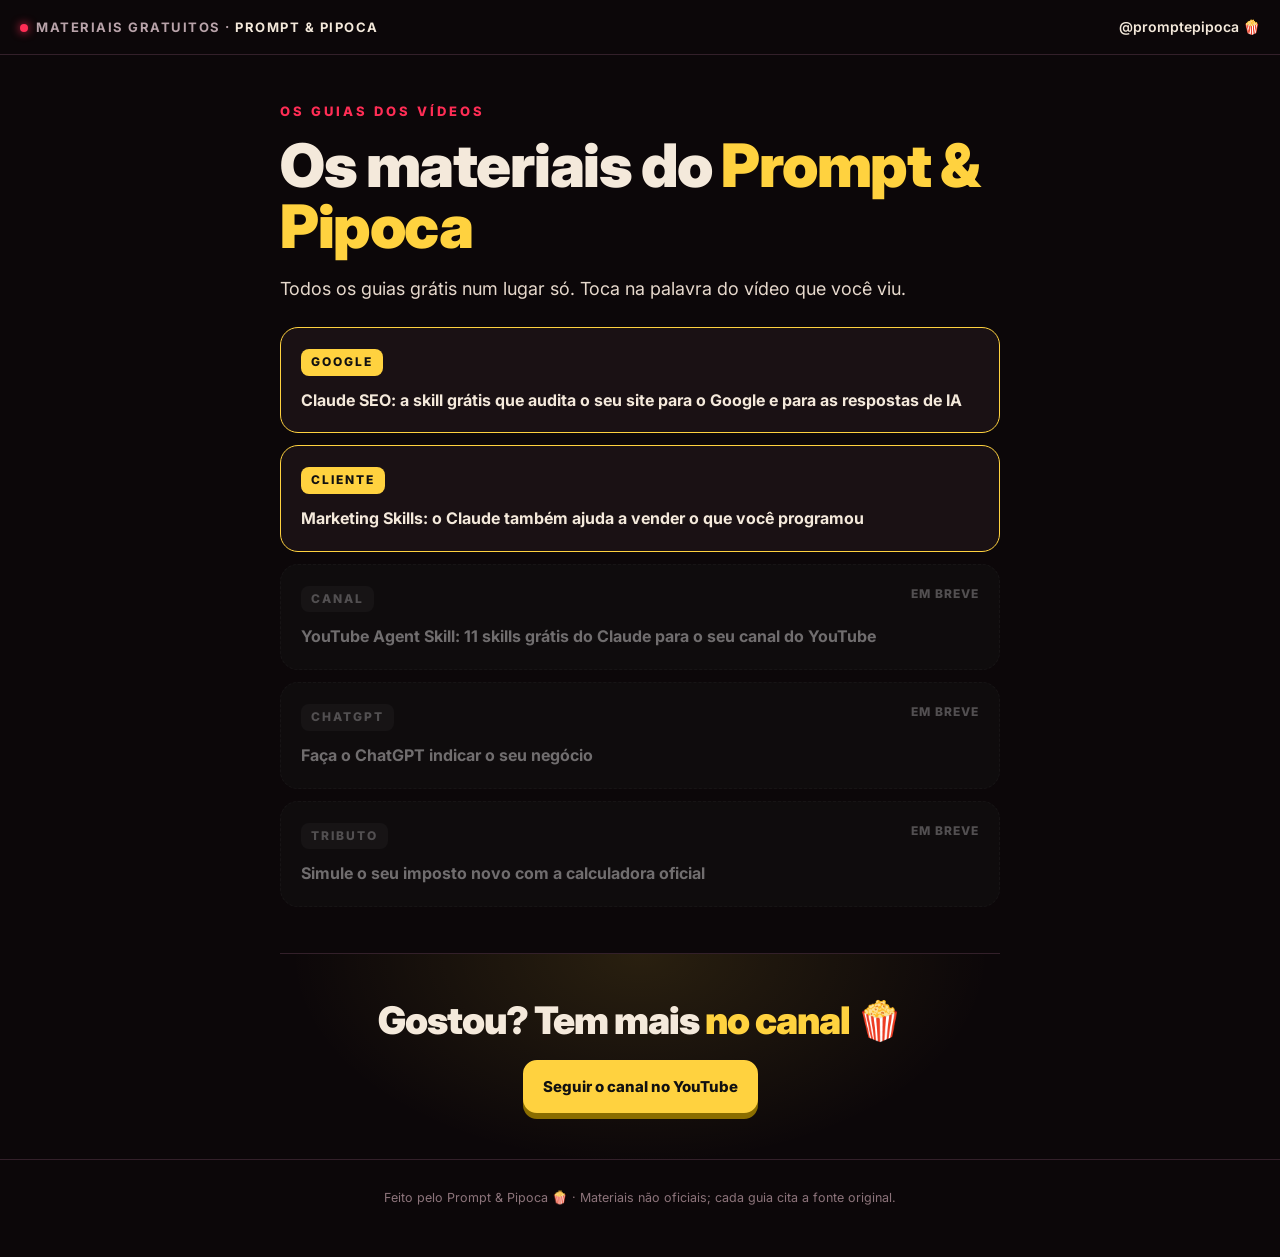
<file: index.html>
<!doctype html><html lang="pt-BR"><head><meta charset="utf-8"><meta name="viewport" content="width=device-width,initial-scale=1">
<title>Materiais · Prompt &amp; Pipoca</title>
<meta name="description" content="Todos os guias grátis dos vídeos do Prompt &amp; Pipoca, num lugar só.">
<link href="https://fonts.googleapis.com/css2?family=Inter:wght@400;600;800;900&display=swap" rel="stylesheet"><link rel="stylesheet" href="assets/pp.css">
<style>
.list{display:grid;gap:12px;margin-top:24px}
.list .card{display:block;text-decoration:none;color:inherit}
.list .card p{margin-top:2px}
.list .card.off{opacity:.45;border-style:dashed;cursor:default;filter:grayscale(1)}
.list .card.off .tag{background:var(--line);color:var(--mut)}
.soon{float:right;font-size:12px;font-weight:800;letter-spacing:1px;text-transform:uppercase;color:var(--mut)}
</style>
<script>
/* ===========================================================
   LISTA DOS GUIAS. Para liberar um guia quando o Short sair,
   troque  publicado: false  por  publicado: true  e salve.
   A ordem aqui é a ordem na página.
   =========================================================== */
const GUIAS = [
  { palavra: "GOOGLE",  pasta: "google/",  publicado: true,  titulo: "Claude SEO: a skill grátis que audita o seu site para o Google e para as respostas de IA" },
  { palavra: "CLIENTE", pasta: "cliente/", publicado: true,  titulo: "Marketing Skills: o Claude também ajuda a vender o que você programou" },
  { palavra: "CANAL",   pasta: "canal/",   publicado: false, titulo: "YouTube Agent Skill: 11 skills grátis do Claude para o seu canal do YouTube" },
  { palavra: "CHATGPT", pasta: "chatgpt/", publicado: false, titulo: "Faça o ChatGPT indicar o seu negócio" },
  { palavra: "TRIBUTO", pasta: "tributo/", publicado: false, titulo: "Simule o seu imposto novo com a calculadora oficial" },
];
</script>
</head>
<body><div class="top"><span><i class="dot"></i>Materiais gratuitos · <b>Prompt &amp; Pipoca</b></span><a href="https://www.youtube.com/@promptepipoca">@promptepipoca 🍿</a></div>
<main class="wrap"><section style="border:0"><div class="kick">Os guias dos vídeos</div><h1>Os materiais do <em>Prompt &amp; Pipoca</em></h1>
<p class="lead">Todos os guias grátis num lugar só. Toca na palavra do vídeo que você viu.</p>
<div class="list" id="lista"></div>
</section>
<section class="cta"><h2>Gostou? Tem mais <em>no canal</em> 🍿</h2><div class="btns" style="margin-top:18px"><a class="btn pri" href="https://www.youtube.com/@promptepipoca">Seguir o canal no YouTube</a></div></section>
</main><footer><div class="wrap">Feito pelo Prompt &amp; Pipoca 🍿 · Materiais não oficiais; cada guia cita a fonte original.</div></footer>
<script>
{
  const esc = s => String(s).replace(/[&<>"']/g, c => ({'&':'&amp;','<':'&lt;','>':'&gt;','"':'&quot;',"'":'&#39;'}[c]));
  document.getElementById('lista').innerHTML = GUIAS.map(g => g.publicado
    ? `<a class="card y" href="${esc(g.pasta)}"><span class="tag">${esc(g.palavra)}</span><p><b>${esc(g.titulo)}</b></p></a>`
    : `<div class="card off" aria-disabled="true"><span class="soon">Em breve</span><span class="tag">${esc(g.palavra)}</span><p><b>${esc(g.titulo)}</b></p></div>`
  ).join('');
}
</script>
</body></html>
</file>
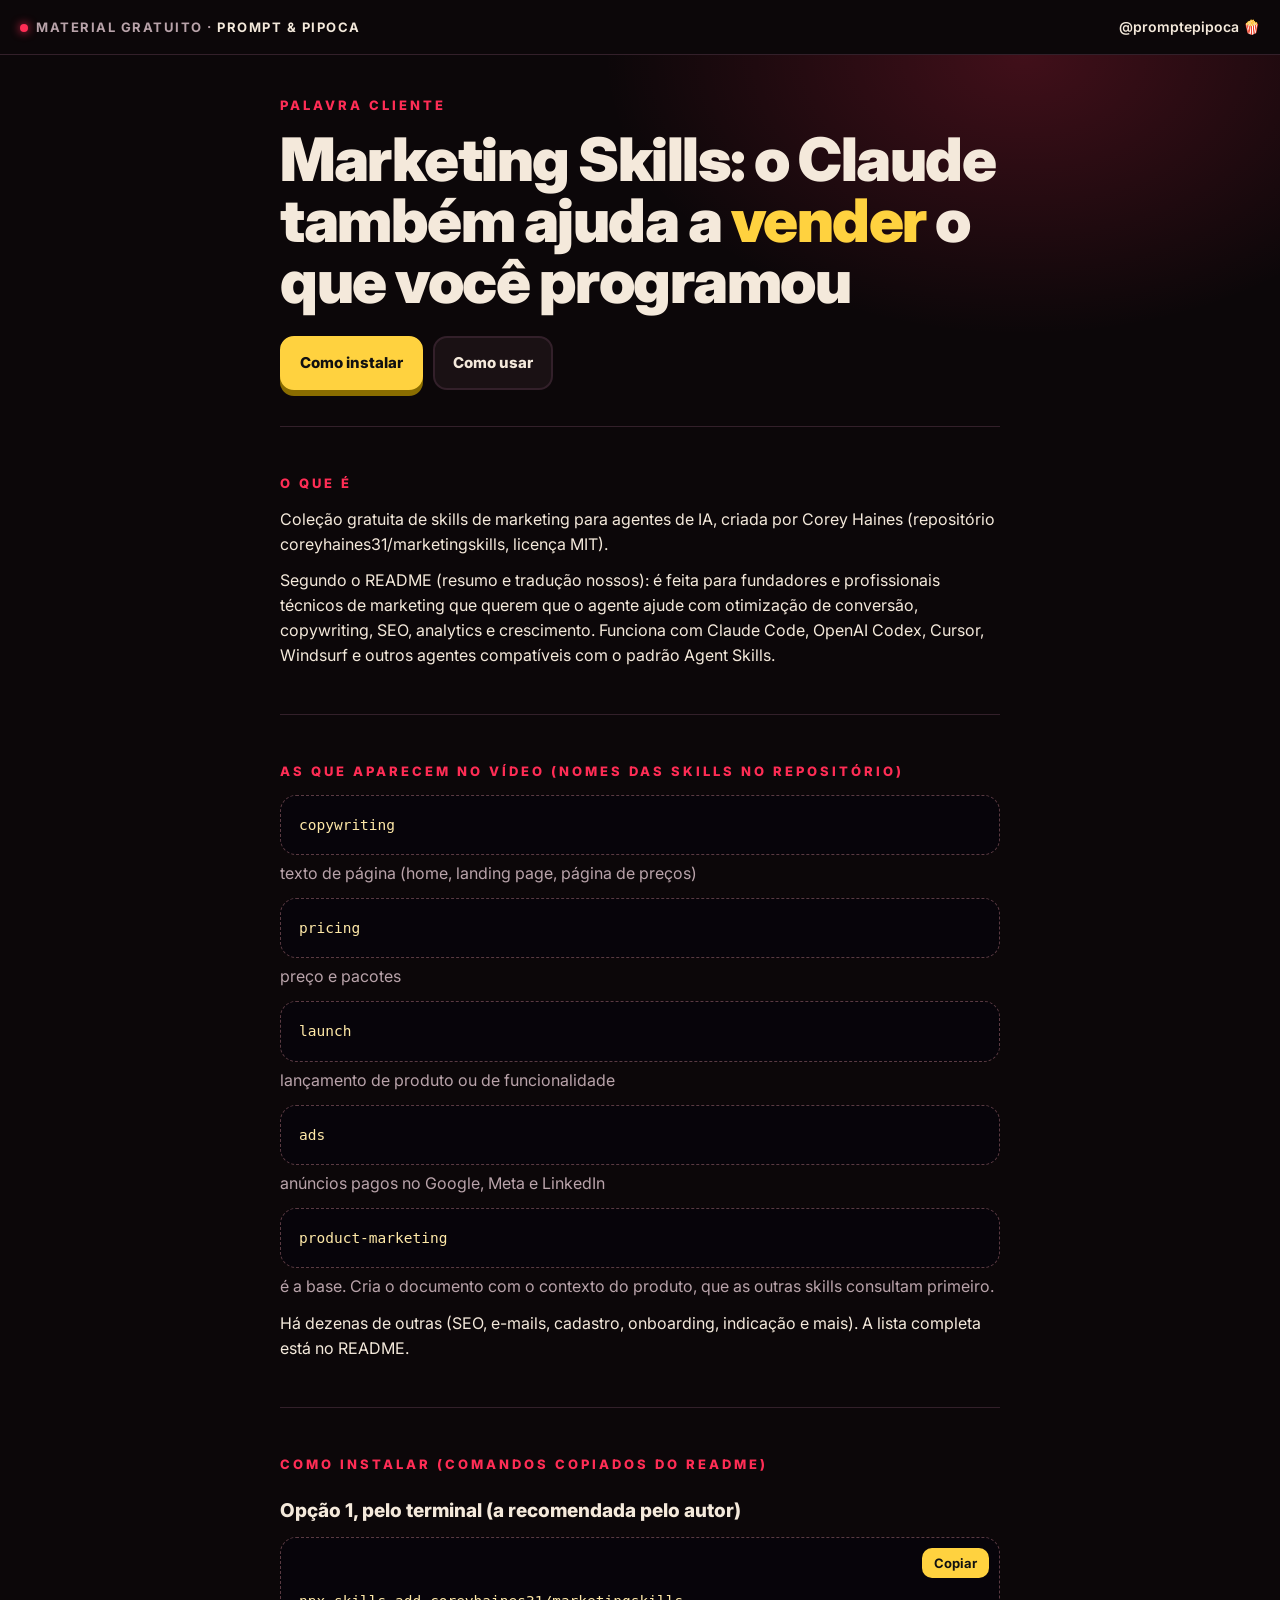
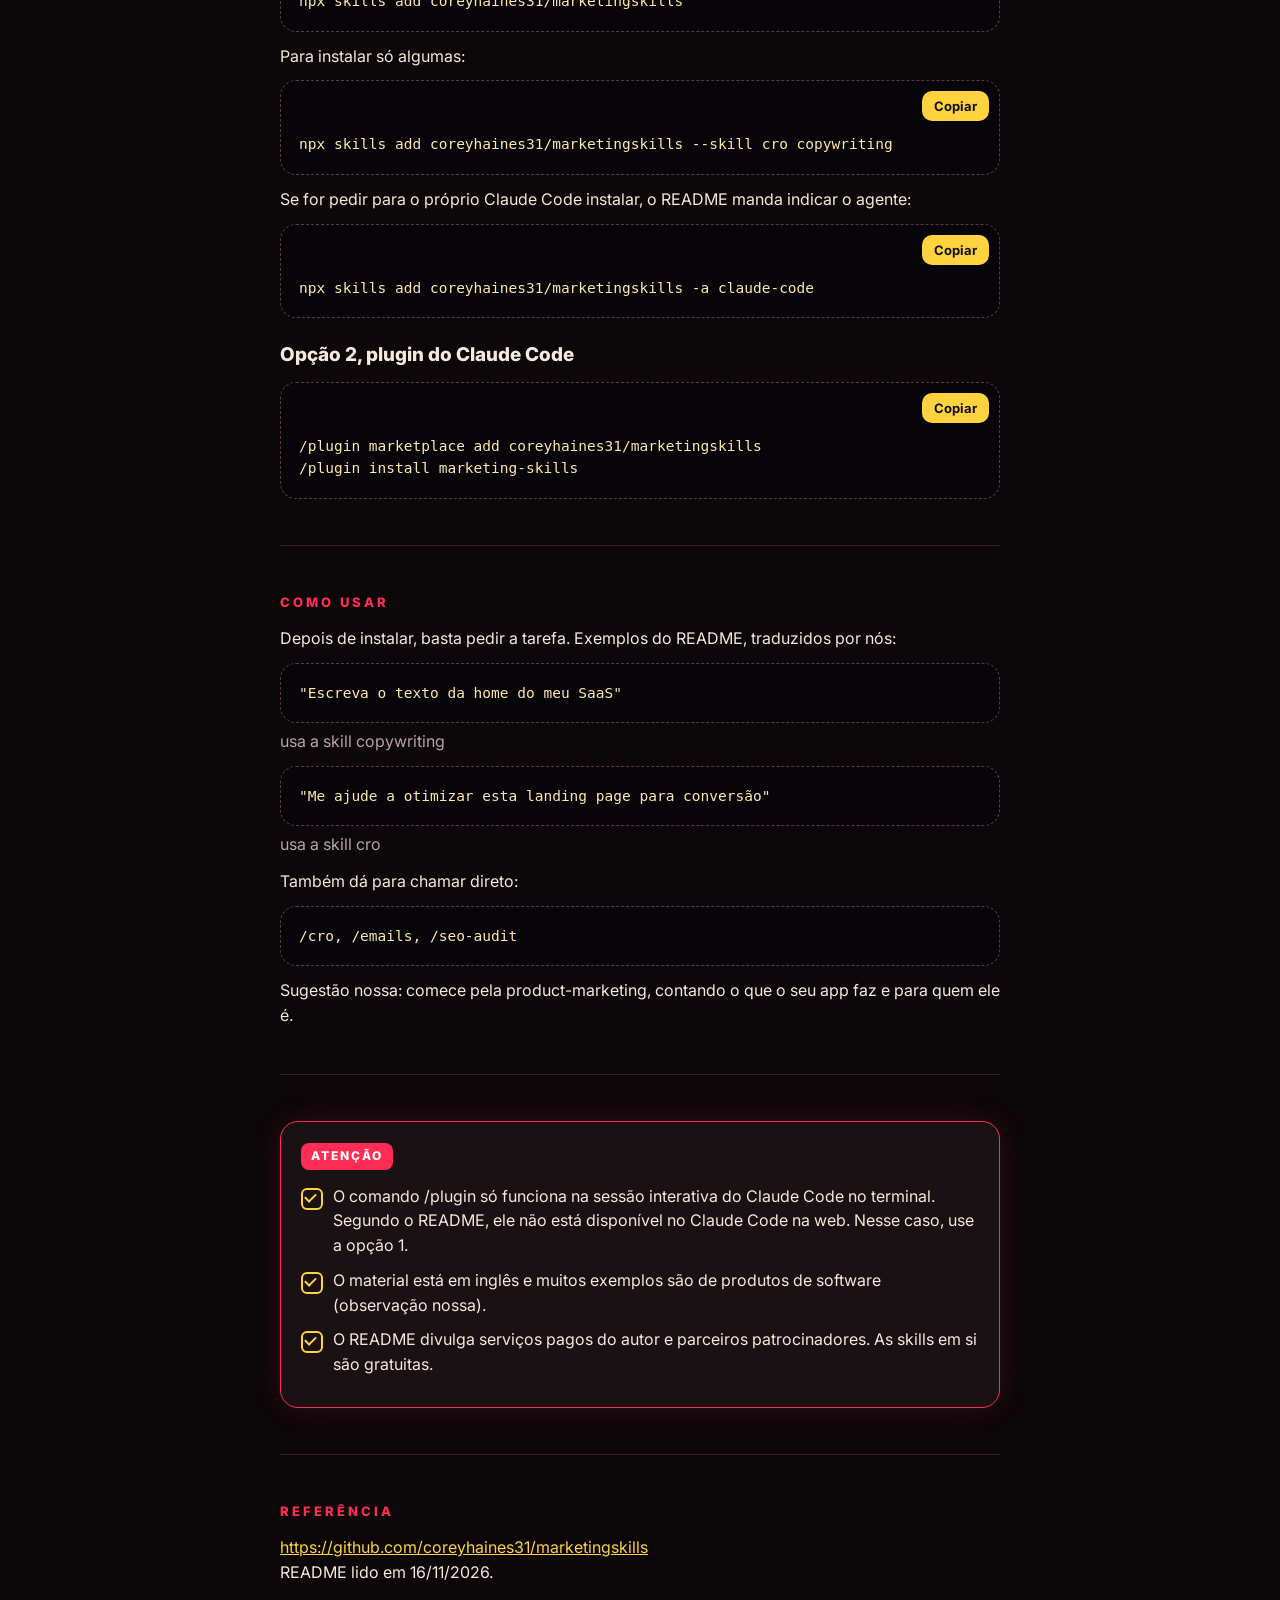
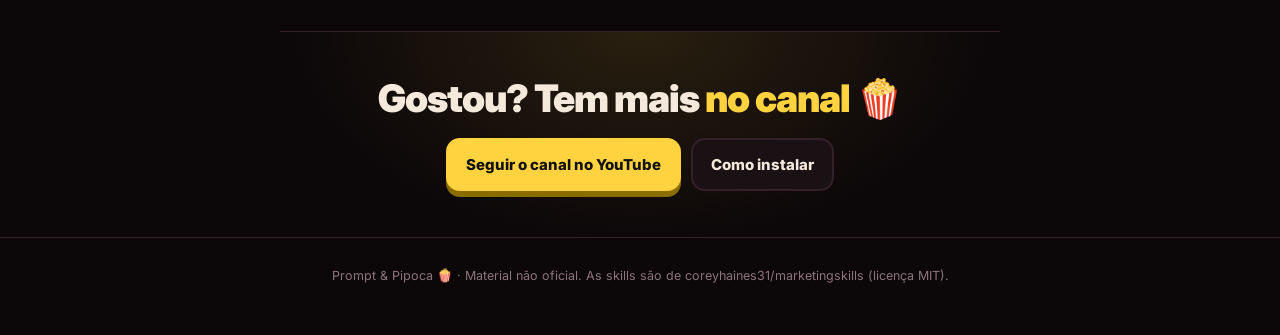
<file: cliente/index.html>
<!doctype html>
<html lang="pt-BR">
<head>
<meta charset="utf-8">
<meta name="viewport" content="width=device-width,initial-scale=1">
<title>CLIENTE · Prompt &amp; Pipoca</title>
<meta name="description" content="Marketing Skills: coleção gratuita de skills de marketing para o Claude ajudar a vender o que você programou.">
<meta name="robots" content="noindex">
<link rel="preconnect" href="https://fonts.googleapis.com"><link rel="preconnect" href="https://fonts.gstatic.com" crossorigin>
<link href="https://fonts.googleapis.com/css2?family=Inter:wght@400;500;600;700;800;900&display=swap" rel="stylesheet">
<link rel="stylesheet" href="../assets/pp.css">
<style>.code{white-space:pre-wrap}</style>
</head>
<body>
<div class="top"><span><i class="dot"></i><span class="lbl">Material gratuito · </span><b>Prompt &amp; Pipoca</b></span><a href="https://www.youtube.com/@promptepipoca">@promptepipoca 🍿</a></div>

<header class="hero"><div class="wrap">
  <div class="kick">Palavra CLIENTE</div>
  <h1>Marketing Skills: o Claude também ajuda a <em>vender</em> o que você programou</h1>
  <div class="btns">
    <a class="btn pri" href="#instalar">Como instalar</a>
    <a class="btn" href="#usar">Como usar</a>
  </div>
</div></header>

<main class="wrap">
<section>
  <div class="kick">O que é</div>
  <p>Coleção gratuita de skills de marketing para agentes de IA, criada por Corey Haines (repositório coreyhaines31/marketingskills, licença MIT).</p>
  <p>Segundo o README (resumo e tradução nossos): é feita para fundadores e profissionais técnicos de marketing que querem que o agente ajude com otimização de conversão, copywriting, SEO, analytics e crescimento. Funciona com Claude Code, OpenAI Codex, Cursor, Windsurf e outros agentes compatíveis com o padrão Agent Skills.</p>
</section>

<section>
  <div class="kick">As que aparecem no vídeo (nomes das skills no repositório)</div>
  <div class="code">copywriting</div><p class="mut" style="margin-top:6px">texto de página (home, landing page, página de preços)</p>
  <div class="code">pricing</div><p class="mut" style="margin-top:6px">preço e pacotes</p>
  <div class="code">launch</div><p class="mut" style="margin-top:6px">lançamento de produto ou de funcionalidade</p>
  <div class="code">ads</div><p class="mut" style="margin-top:6px">anúncios pagos no Google, Meta e LinkedIn</p>
  <div class="code">product-marketing</div><p class="mut" style="margin-top:6px">é a base. Cria o documento com o contexto do produto, que as outras skills consultam primeiro.</p>
  <p style="margin-top:12px">Há dezenas de outras (SEO, e-mails, cadastro, onboarding, indicação e mais). A lista completa está no README.</p>
</section>

<section id="instalar">
  <div class="kick">Como instalar (comandos copiados do README)</div>
  <h3>Opção 1, pelo terminal (a recomendada pelo autor)</h3>
  <div class="code big" id="c1"><button class="copy" data-copy="c1">Copiar</button>npx skills add coreyhaines31/marketingskills</div>
  <p style="margin-top:12px">Para instalar só algumas:</p>
  <div class="code big" id="c2"><button class="copy" data-copy="c2">Copiar</button>npx skills add coreyhaines31/marketingskills --skill cro copywriting</div>
  <p style="margin-top:12px">Se for pedir para o próprio Claude Code instalar, o README manda indicar o agente:</p>
  <div class="code big" id="c3"><button class="copy" data-copy="c3">Copiar</button>npx skills add coreyhaines31/marketingskills -a claude-code</div>
  <h3>Opção 2, plugin do Claude Code</h3>
  <div class="code big" id="c4"><button class="copy" data-copy="c4">Copiar</button>/plugin marketplace add coreyhaines31/marketingskills
/plugin install marketing-skills</div>
</section>

<section id="usar">
  <div class="kick">Como usar</div>
  <p>Depois de instalar, basta pedir a tarefa. Exemplos do README, traduzidos por nós:</p>
  <div class="code">"Escreva o texto da home do meu SaaS"</div><p class="mut" style="margin-top:6px">usa a skill copywriting</p>
  <div class="code">"Me ajude a otimizar esta landing page para conversão"</div><p class="mut" style="margin-top:6px">usa a skill cro</p>
  <p style="margin-top:12px">Também dá para chamar direto:</p>
  <div class="code">/cro, /emails, /seo-audit</div>
  <p style="margin-top:12px">Sugestão nossa: comece pela product-marketing, contando o que o seu app faz e para quem ele é.</p>
</section>

<section>
  <div class="card r"><span class="tag r">Atenção</span>
  <ul class="chk" style="margin-top:4px">
    <li>O comando /plugin só funciona na sessão interativa do Claude Code no terminal. Segundo o README, ele não está disponível no Claude Code na web. Nesse caso, use a opção 1.</li>
    <li>O material está em inglês e muitos exemplos são de produtos de software (observação nossa).</li>
    <li>O README divulga serviços pagos do autor e parceiros patrocinadores. As skills em si são gratuitas.</li>
  </ul></div>
</section>

<section>
  <div class="kick">Referência</div>
  <p><a href="https://github.com/coreyhaines31/marketingskills">https://github.com/coreyhaines31/marketingskills</a><br>README lido em 16/11/2026.</p>
</section>

<section class="cta">
  <h2>Gostou? Tem mais <em>no canal</em> 🍿</h2>
  <div class="btns" style="margin-top:18px"><a class="btn pri" href="https://www.youtube.com/@promptepipoca">Seguir o canal no YouTube</a><a class="btn" href="#instalar">Como instalar</a></div>
</section>
</main>
<footer><div class="wrap">Prompt &amp; Pipoca 🍿 · Material não oficial. As skills são de coreyhaines31/marketingskills (licença MIT).</div></footer>
<div class="toast" id="toast">Copiado ✓</div>
<script>
document.querySelectorAll('[data-copy]').forEach(b=>b.addEventListener('click',async()=>{
  const el=document.getElementById(b.dataset.copy).cloneNode(true);el.querySelector('.copy').remove();
  const txt=el.textContent.trim();
  try{await navigator.clipboard.writeText(txt)}catch(e){const t=document.createElement('textarea');t.value=txt;document.body.appendChild(t);t.select();document.execCommand('copy');t.remove()}
  const tt=document.getElementById('toast');tt.classList.add('on');setTimeout(()=>tt.classList.remove('on'),1600);
}));
</script>
</body>
</html>
</file>
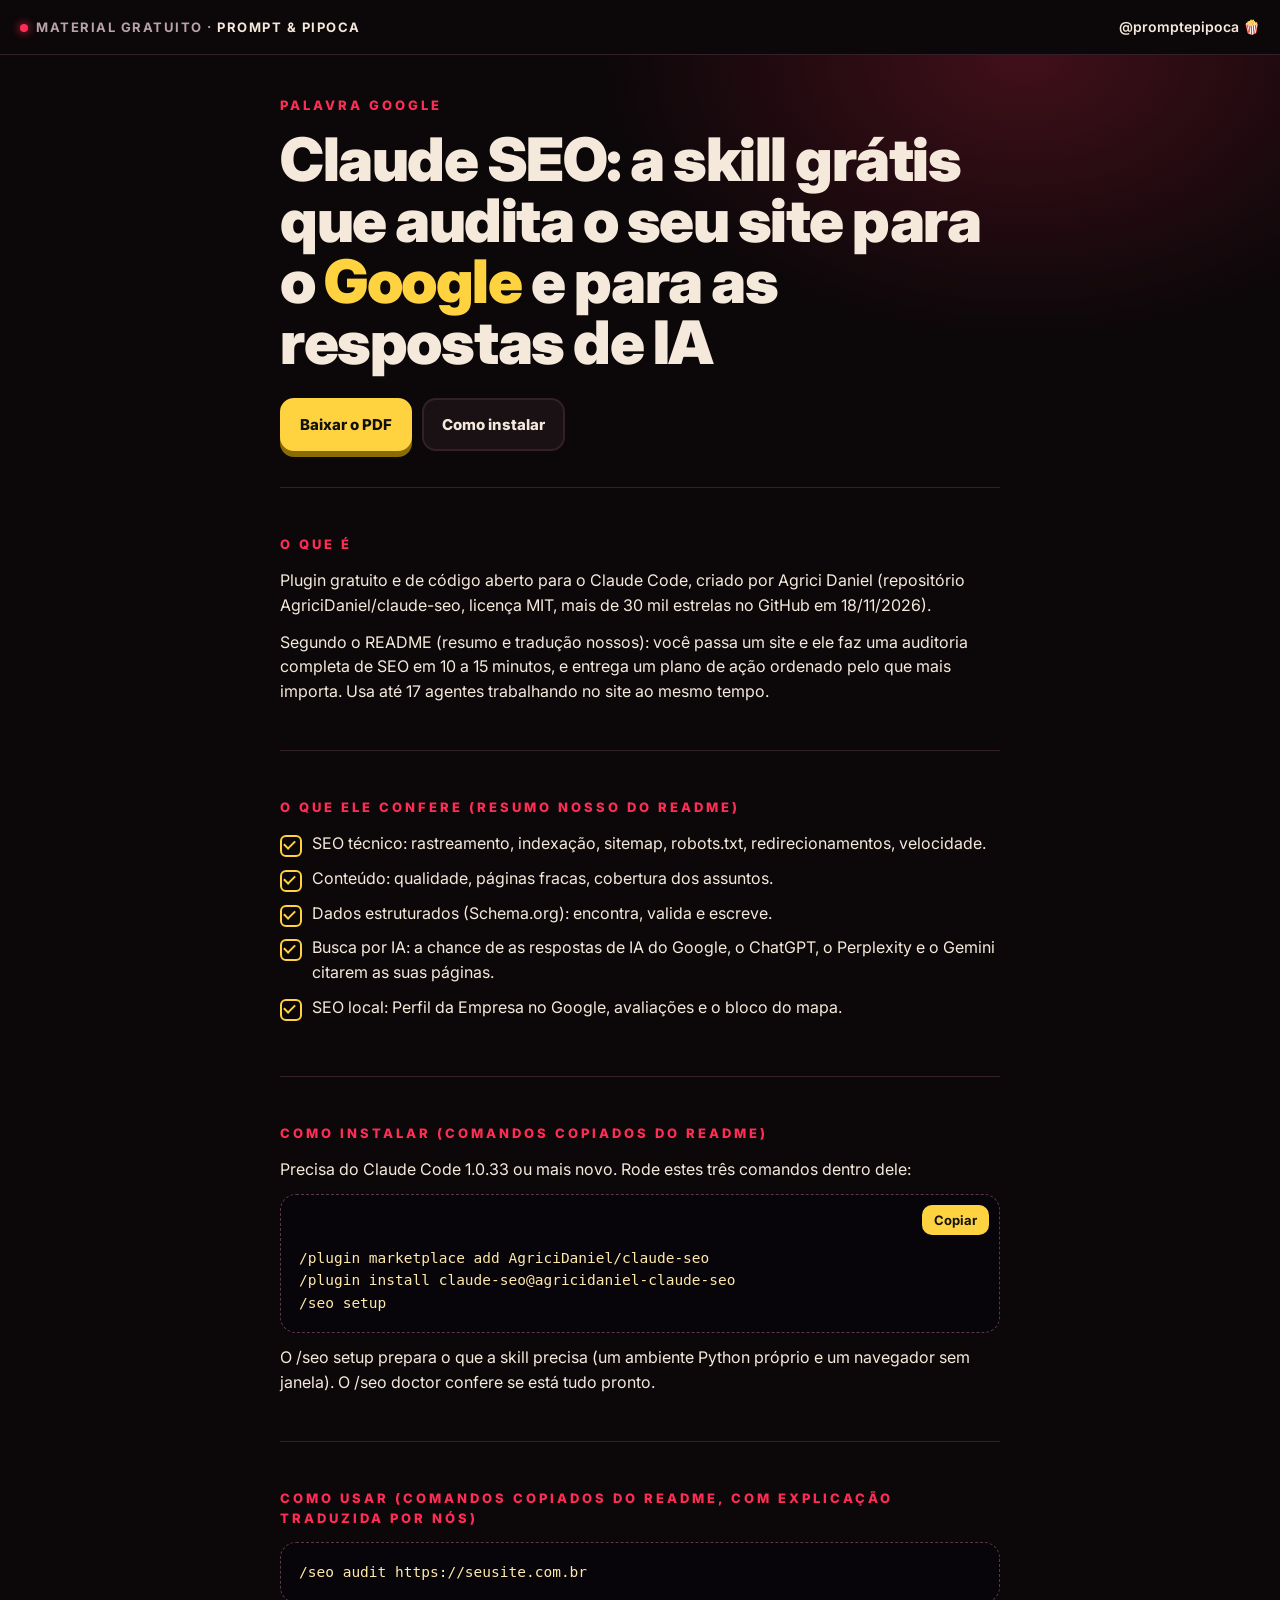
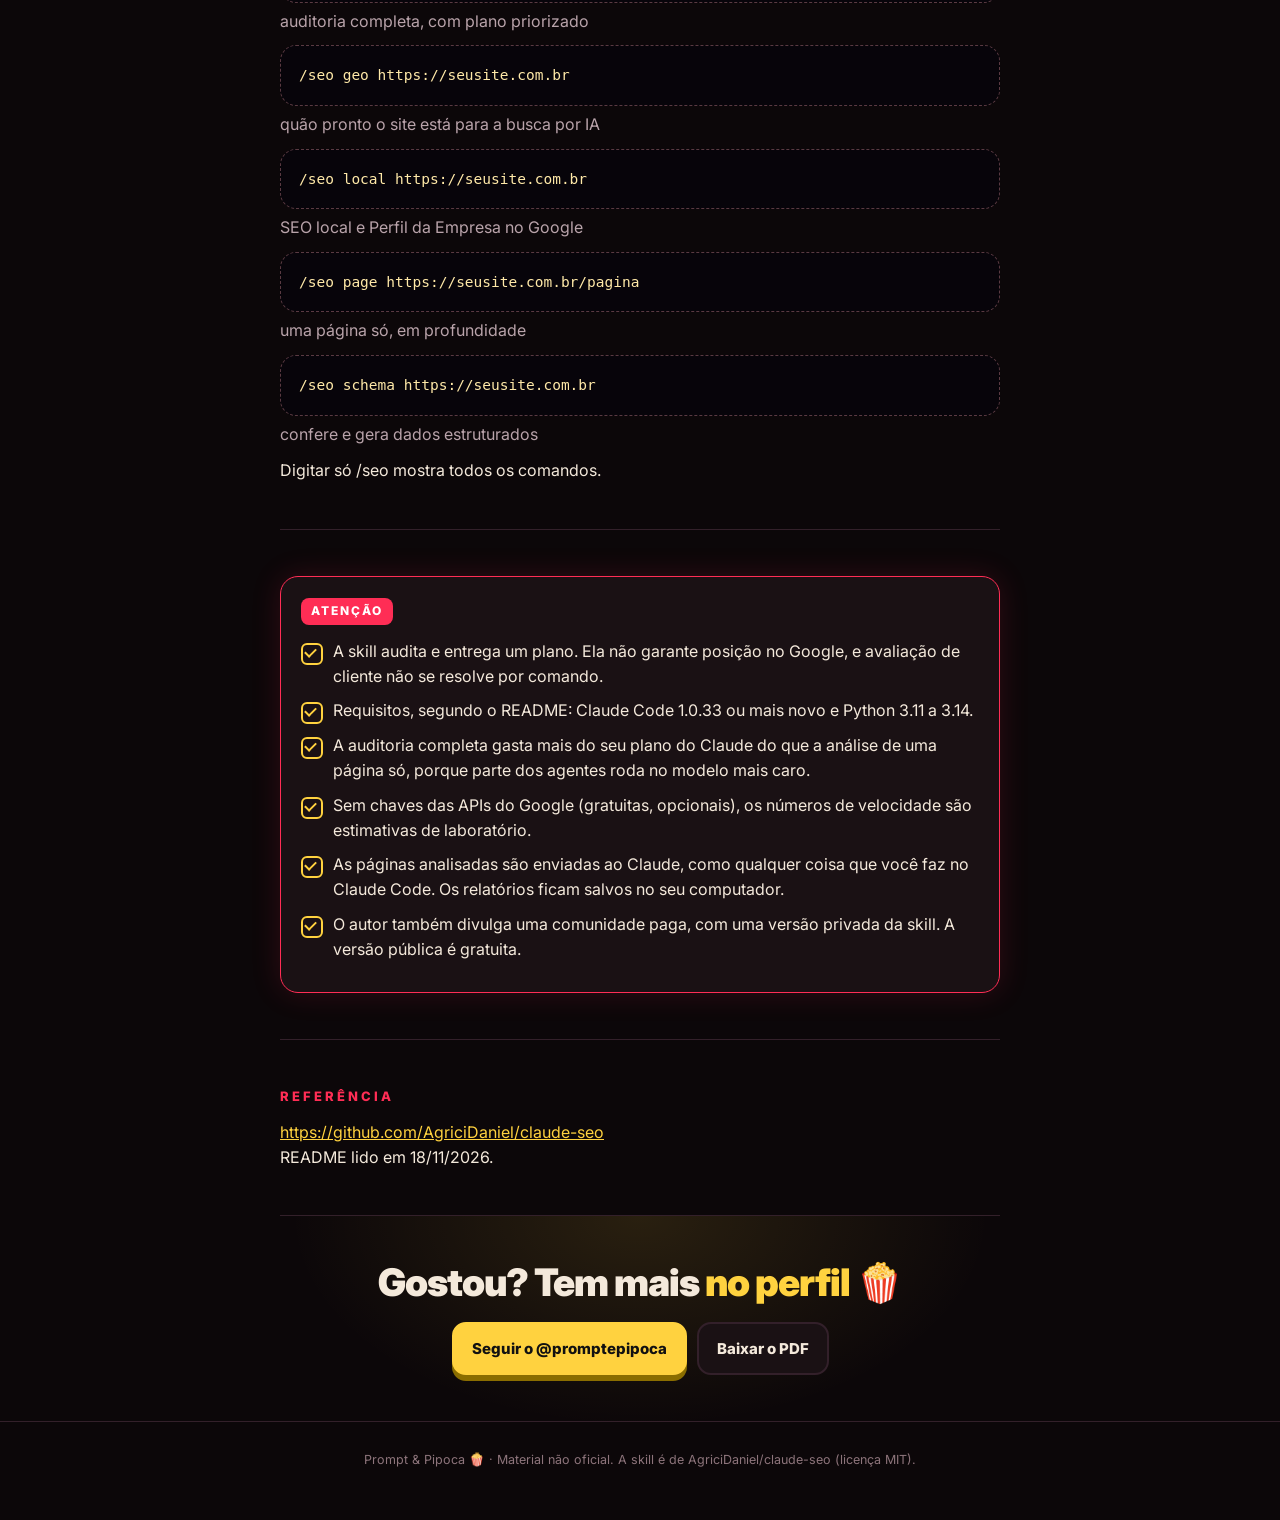
<file: google/index.html>
<!doctype html>
<html lang="pt-BR">
<head>
<meta charset="utf-8">
<meta name="viewport" content="width=device-width,initial-scale=1">
<title>GOOGLE · Prompt &amp; Pipoca</title>
<meta name="description" content="Claude SEO: a skill grátis que audita o seu site para o Google e para as respostas de IA.">
<meta name="robots" content="noindex">
<link rel="preconnect" href="https://fonts.googleapis.com"><link rel="preconnect" href="https://fonts.gstatic.com" crossorigin>
<link href="https://fonts.googleapis.com/css2?family=Inter:wght@400;500;600;700;800;900&display=swap" rel="stylesheet">
<link rel="stylesheet" href="../assets/pp.css">
<style>.code{white-space:pre-wrap}</style>
</head>
<body>
<div class="top"><span><i class="dot"></i><span class="lbl">Material gratuito · </span><b>Prompt &amp; Pipoca</b></span><a href="https://www.instagram.com/promptepipoca/">@promptepipoca 🍿</a></div>

<header class="hero"><div class="wrap">
  <div class="kick">Palavra GOOGLE</div>
  <h1>Claude SEO: a skill grátis que audita o seu site para o <em>Google</em> e para as respostas de IA</h1>
  <div class="btns">
    <a class="btn pri" href="GOOGLE.pdf" download="GOOGLE_Prompt_e_Pipoca.pdf">Baixar o PDF</a>
    <a class="btn" href="#instalar">Como instalar</a>
  </div>
</div></header>

<main class="wrap">
<section>
  <div class="kick">O que é</div>
  <p>Plugin gratuito e de código aberto para o Claude Code, criado por Agrici Daniel (repositório AgriciDaniel/claude-seo, licença MIT, mais de 30 mil estrelas no GitHub em 18/11/2026).</p>
  <p>Segundo o README (resumo e tradução nossos): você passa um site e ele faz uma auditoria completa de SEO em 10 a 15 minutos, e entrega um plano de ação ordenado pelo que mais importa. Usa até 17 agentes trabalhando no site ao mesmo tempo.</p>
</section>

<section>
  <div class="kick">O que ele confere (resumo nosso do README)</div>
  <ul class="chk">
    <li>SEO técnico: rastreamento, indexação, sitemap, robots.txt, redirecionamentos, velocidade.</li>
    <li>Conteúdo: qualidade, páginas fracas, cobertura dos assuntos.</li>
    <li>Dados estruturados (Schema.org): encontra, valida e escreve.</li>
    <li>Busca por IA: a chance de as respostas de IA do Google, o ChatGPT, o Perplexity e o Gemini citarem as suas páginas.</li>
    <li>SEO local: Perfil da Empresa no Google, avaliações e o bloco do mapa.</li>
  </ul>
</section>

<section id="instalar">
  <div class="kick">Como instalar (comandos copiados do README)</div>
  <p>Precisa do Claude Code 1.0.33 ou mais novo. Rode estes três comandos dentro dele:</p>
  <div class="code big" id="c1"><button class="copy" data-copy="c1">Copiar</button>/plugin marketplace add AgriciDaniel/claude-seo
/plugin install claude-seo@agricidaniel-claude-seo
/seo setup</div>
  <p style="margin-top:12px">O /seo setup prepara o que a skill precisa (um ambiente Python próprio e um navegador sem janela). O /seo doctor confere se está tudo pronto.</p>
</section>

<section>
  <div class="kick">Como usar (comandos copiados do README, com explicação traduzida por nós)</div>
  <div class="code">/seo audit https://seusite.com.br</div><p class="mut" style="margin-top:6px">auditoria completa, com plano priorizado</p>
  <div class="code">/seo geo https://seusite.com.br</div><p class="mut" style="margin-top:6px">quão pronto o site está para a busca por IA</p>
  <div class="code">/seo local https://seusite.com.br</div><p class="mut" style="margin-top:6px">SEO local e Perfil da Empresa no Google</p>
  <div class="code">/seo page https://seusite.com.br/pagina</div><p class="mut" style="margin-top:6px">uma página só, em profundidade</p>
  <div class="code">/seo schema https://seusite.com.br</div><p class="mut" style="margin-top:6px">confere e gera dados estruturados</p>
  <p style="margin-top:12px">Digitar só /seo mostra todos os comandos.</p>
</section>

<section>
  <div class="card r"><span class="tag r">Atenção</span>
  <ul class="chk" style="margin-top:4px">
    <li>A skill audita e entrega um plano. Ela não garante posição no Google, e avaliação de cliente não se resolve por comando.</li>
    <li>Requisitos, segundo o README: Claude Code 1.0.33 ou mais novo e Python 3.11 a 3.14.</li>
    <li>A auditoria completa gasta mais do seu plano do Claude do que a análise de uma página só, porque parte dos agentes roda no modelo mais caro.</li>
    <li>Sem chaves das APIs do Google (gratuitas, opcionais), os números de velocidade são estimativas de laboratório.</li>
    <li>As páginas analisadas são enviadas ao Claude, como qualquer coisa que você faz no Claude Code. Os relatórios ficam salvos no seu computador.</li>
    <li>O autor também divulga uma comunidade paga, com uma versão privada da skill. A versão pública é gratuita.</li>
  </ul></div>
</section>

<section>
  <div class="kick">Referência</div>
  <p><a href="https://github.com/AgriciDaniel/claude-seo">https://github.com/AgriciDaniel/claude-seo</a><br>README lido em 18/11/2026.</p>
</section>

<section class="cta">
  <h2>Gostou? Tem mais <em>no perfil</em> 🍿</h2>
  <div class="btns" style="margin-top:18px"><a class="btn pri" href="https://www.instagram.com/promptepipoca/">Seguir o @promptepipoca</a><a class="btn" href="GOOGLE.pdf" download="GOOGLE_Prompt_e_Pipoca.pdf">Baixar o PDF</a></div>
</section>
</main>
<footer><div class="wrap">Prompt &amp; Pipoca 🍿 · Material não oficial. A skill é de AgriciDaniel/claude-seo (licença MIT).</div></footer>
<div class="toast" id="toast">Copiado ✓</div>
<script>
document.querySelectorAll('[data-copy]').forEach(b=>b.addEventListener('click',async()=>{
  const el=document.getElementById(b.dataset.copy).cloneNode(true);el.querySelector('.copy').remove();
  const txt=el.textContent.trim();
  try{await navigator.clipboard.writeText(txt)}catch(e){const t=document.createElement('textarea');t.value=txt;document.body.appendChild(t);t.select();document.execCommand('copy');t.remove()}
  const tt=document.getElementById('toast');tt.classList.add('on');setTimeout(()=>tt.classList.remove('on'),1600);
}));
</script>
</body>
</html>
</file>
<file: assets/pp.css>
:root{--bg:#0c0709;--bg2:#140c0f;--card:#1a1114;--line:#33202a;--red:#ff2d55;--yel:#FFD23F;--cream:#f4e9db;--mut:#b9a3aa;--gr:#2bd9a0}
*{box-sizing:border-box;margin:0;padding:0}
html{scroll-behavior:smooth}
body{background:var(--bg);color:var(--cream);font-family:Inter,system-ui,-apple-system,sans-serif;line-height:1.55;-webkit-font-smoothing:antialiased}
a{color:var(--yel)}
.wrap{max-width:760px;margin:0 auto;padding:0 20px}
.top{display:flex;justify-content:space-between;align-items:center;gap:12px;padding:16px 20px;border-bottom:1px solid var(--line);font-size:13px;font-weight:700;letter-spacing:1.5px;text-transform:uppercase;color:var(--mut)}
.top b{color:var(--cream)}
.top a{color:var(--cream);text-decoration:none;font-weight:600;letter-spacing:0;text-transform:none;font-size:14px}
.dot{display:inline-block;width:8px;height:8px;border-radius:50%;background:var(--red);margin-right:8px;box-shadow:0 0 10px var(--red)}
.hero{position:relative;overflow:hidden;background:radial-gradient(ellipse 600px 400px at 80% 0%,rgba(255,45,85,.22),transparent 70%),var(--bg)}
.hero .wrap{padding-top:40px;padding-bottom:36px}
.kick{font-size:13px;font-weight:800;letter-spacing:3px;color:var(--red);text-transform:uppercase;margin-bottom:14px}
h1{font-size:clamp(36px,8vw,60px);line-height:1.02;font-weight:900;letter-spacing:-1.5px}
h1 em,h2 em{font-style:normal;color:var(--yel)}
.lead{font-size:18px;color:#e6d8cc;margin-top:18px;max-width:640px}
.btns{display:flex;flex-wrap:wrap;gap:10px;margin-top:24px}
.btn{display:inline-flex;align-items:center;gap:8px;padding:13px 18px;border-radius:14px;font-weight:800;font-size:15px;text-decoration:none;border:2px solid var(--line);color:var(--cream);background:var(--card);cursor:pointer}
.btn.pri{background:var(--yel);color:#111;border-color:var(--yel);box-shadow:0 6px 0 #8a6d00}
.btn.red{background:var(--red);border-color:var(--red);color:#fff}
.meta{margin-top:16px;font-size:13px;color:var(--mut)}
.heroimg{margin-top:28px;border-radius:22px;overflow:hidden;border:1px solid var(--line);position:relative}
.heroimg img{display:block;width:100%;height:auto}
section{padding:46px 0;border-top:1px solid var(--line)}
h2{font-size:clamp(26px,5.5vw,38px);line-height:1.1;font-weight:900;letter-spacing:-1px;margin-bottom:14px}
h3{font-size:19px;font-weight:800;margin:22px 0 8px}
p+p{margin-top:12px}
.mut{color:var(--mut)}
.grid2{display:grid;grid-template-columns:1fr 1fr;gap:14px;margin-top:18px}
@media(max-width:620px){.grid2{grid-template-columns:1fr}}
.card{background:var(--card);border:1px solid var(--line);border-radius:18px;padding:20px}
.card.y{border-color:var(--yel)}
.card.r{border-color:var(--red);box-shadow:0 0 30px rgba(255,45,85,.15)}
.tag{display:inline-block;font-size:12px;font-weight:800;letter-spacing:2px;text-transform:uppercase;background:var(--yel);color:#111;border-radius:8px;padding:4px 10px;margin-bottom:10px}
.tag.r{background:var(--red);color:#fff}
ol.steps{list-style:none;counter-reset:s;margin-top:16px}
ol.steps>li{counter-increment:s;position:relative;padding-left:52px;margin-bottom:18px}
ol.steps>li:before{content:counter(s);position:absolute;left:0;top:-2px;width:36px;height:36px;border-radius:11px;background:var(--red);color:#fff;font-weight:900;display:flex;align-items:center;justify-content:center}
ul.chk{list-style:none;margin-top:12px}
ul.chk li{position:relative;padding-left:32px;margin-bottom:10px}
ul.chk li:before{content:'';position:absolute;left:0;top:4px;width:18px;height:18px;border-radius:6px;border:2.5px solid var(--yel)}
ul.chk li:after{content:'';position:absolute;left:6px;top:7px;width:5px;height:9px;border:solid var(--yel);border-width:0 2.5px 2.5px 0;transform:rotate(45deg)}
.code{position:relative;font-family:ui-monospace,'DejaVu Sans Mono',Menlo,monospace;font-size:14.5px;line-height:1.55;color:#ffe9a8;background:#07040a;border:1px dashed #5a3a42;border-radius:16px;padding:18px 18px 18px;white-space:pre-wrap;word-break:break-word;margin-top:12px}
.copy{position:absolute;top:10px;right:10px;font:700 13px Inter,sans-serif;background:var(--yel);color:#111;border:0;border-radius:10px;padding:7px 12px;cursor:pointer}
.code.big{padding-top:52px}
.chat{background:#fff;color:#111418;border-radius:20px;overflow:hidden;font-size:15px;box-shadow:0 20px 50px rgba(0,0,0,.4)}
.chat .hd{display:flex;align-items:center;gap:10px;padding:12px 16px;border-bottom:1px solid #ececef;font-weight:700}
.chat .hd i{width:18px;height:18px;border-radius:50%;background:#111418;display:inline-block}
.chat .hd span{margin-left:auto;font-weight:500;font-size:12px;color:#6b7280}
.chat .bd{padding:16px}
.ub{margin-left:auto;width:fit-content;max-width:80%;background:#f3f4f6;border-radius:18px;padding:10px 14px;font-weight:500}
.it{display:flex;gap:10px;align-items:center;padding:9px 0;border-top:1px solid #ececef;font-weight:600}
.it:first-of-type{border-top:0}
.it .n{width:26px;height:26px;border-radius:8px;background:#f3f4f6;color:#6b7280;font-size:13px;font-weight:700;display:flex;align-items:center;justify-content:center}
.it .r{margin-left:auto;color:#6b7280;font-size:13px}
.it.me{color:#9ca3af;background:rgba(229,72,77,.07);border-radius:10px;padding-left:6px;padding-right:8px;border-top:0;margin-top:4px}
.it.me .r{color:#e5484d;font-weight:700}
details{background:var(--card);border:1px solid var(--line);border-radius:14px;padding:14px 18px;margin-top:10px}
details summary{cursor:pointer;font-weight:800;list-style:none}
details summary::-webkit-details-marker{display:none}
details summary:after{content:'+';float:right;color:var(--yel);font-weight:900}
details[open] summary:after{content:'–'}
details p{margin-top:10px;color:#e6d8cc}
.cta{text-align:center;background:radial-gradient(ellipse 500px 300px at 50% 0%,rgba(255,210,63,.12),transparent 70%)}
.cta .btns{justify-content:center}
footer{padding:28px 0 50px;border-top:1px solid var(--line);font-size:12.5px;color:#8d747b;text-align:center}
.warn{font-size:14px;color:#e6d8cc}
.toast{position:fixed;left:50%;bottom:22px;transform:translateX(-50%) translateY(80px);background:var(--gr);color:#062016;font-weight:800;padding:10px 16px;border-radius:12px;transition:transform .25s;z-index:9}
.toast.on{transform:translateX(-50%) translateY(0)}
a{overflow-wrap:anywhere}
.toast{opacity:0}.toast.on{opacity:1}
.top a{white-space:nowrap}
@media(max-width:480px){.top{font-size:11px;letter-spacing:1px}.top .lbl{display:none}}
.heroimg img{max-height:560px;object-fit:cover;object-position:center 60%}
</file>
